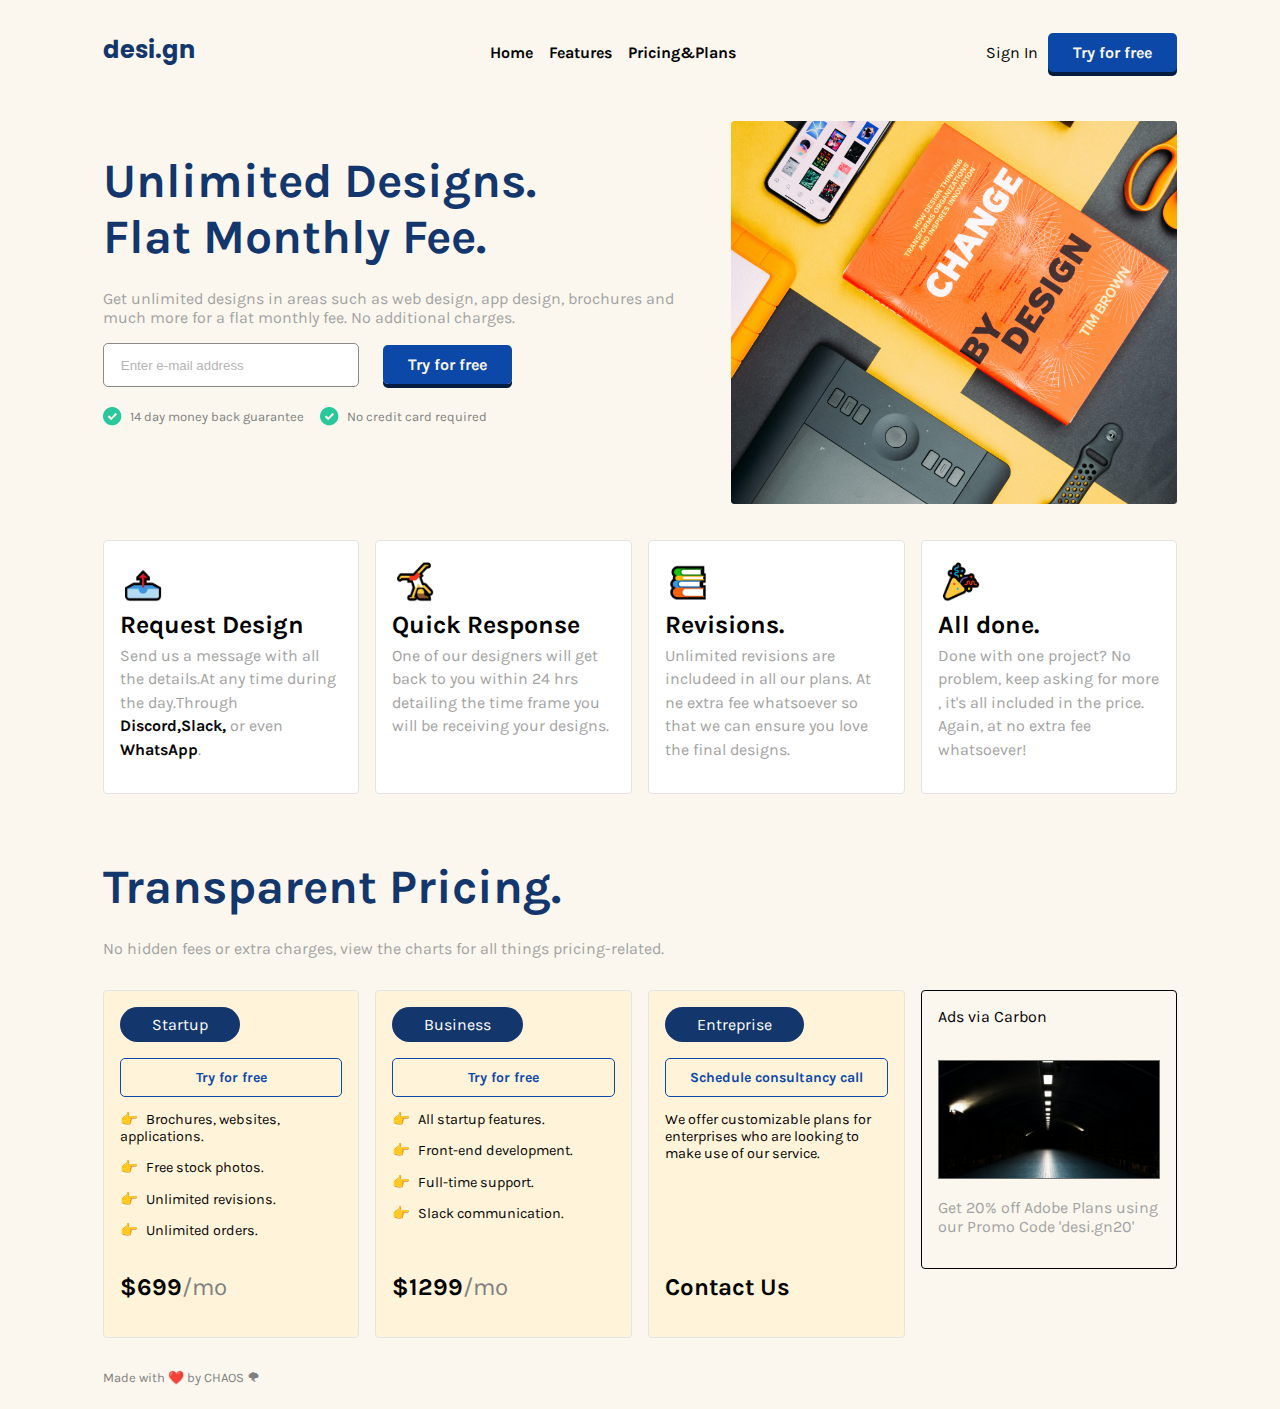
<file: index.html>
<!DOCTYPE html>
<html>

<head>
  <meta charset="UTF-8" />
  <meta http-equiv="X-UA-Compatible" content="IE=edge" />
  <meta name="viewport" content="width=device-width, initial-scale=1.0" />
  <link href="https://fonts.googleapis.com/css2?family=Poppins&display=swap" rel="stylesheet" />
  <link href="https://fonts.googleapis.com/css2?family=Karla:wght@400;700&display=swap" rel="stylesheet" />
  <link rel="stylesheet" href="asset/style.css" />
  <title>Landing page</title>
</head>

<body>
  <div class="container">
    <header>
      <nav>
        <a href="index.html">
          <h3 class="logo">desi.gn</h3>
        </a>
        <ul class="menu">
          <li><a href="#">Home</a></li>
          <li><a href="#">Features</a></li>
          <li><a href="#">Pricing&Plans</a></li>
        </ul>
        <div class="btns">
          <a href="#" class="Sign"> Sign In</a>
          <a href="#" class="try"> Try for free</a>
        </div>
      </nav>
    </header>
    <section>
      <div class="description">
        <div class="left-section" style="margin-left: 0">
          <h1 class="title">
            Unlimited Designs. <br />
            Flat Monthly Fee.
          </h1>
          <p class="para">
            Get unlimited designs in areas such as web design, app design, brochures and much more for a flat monthly
            fee. No additional charges.
          </p>
          <div class="input-email">
            <input class="email" type="text" name="email" id="" placeholder="Enter e-mail address" />
            <a href="" class="try">Try for free</a>
          </div>
          <div class="info">
            <div class="single-info">
              <img class="img-info" src="asset/Checkmark.png" alt="not found" />
              <span class="info-text">14 day money back guarantee</span>
            </div>
            <div class="single-info">
              <img class="img-info" src="asset/Checkmark.png" alt="not found" />
              <span class="info-text">No credit card required</span>
            </div>
          </div>
        </div>
        <div class="left-section">
          <img class="img-right" src="asset/BG Hero.png" alt="not found" />
        </div>
      </div>
    </section>
    <section>
      <div class="fiches">
        <div class="fiche">
          <img src="asset/📤.png" alt="not found" />
          <h1>Request Design</h1>
          <p>
            Send us a message with all the details.At any time during the day.Through <b>Discord,Slack,</b> or even
            <b>WhatsApp</b>.
          </p>
        </div>
        <div class="fiche">
          <img src="asset/🤸.png" alt="not found" />
          <h1>Quick Response</h1>
          <p>
            One of our designers will get back to you within 24 hrs detailing the time frame you will be receiving
            your designs.
          </p>
        </div>
        <div class="fiche">
          <img src="asset/📚.png" alt="not found" />
          <h1>Revisions.</h1>
          <p>
            Unlimited revisions are includeed in all our plans. At ne extra fee whatsoever so that we can ensure you
            love the final designs.
          </p>
        </div>
        <div class="fiche">
          <img src="asset/🎉.png" alt="not found" />
          <h1>All done.</h1>
          <p>
            Done with one project? No problem, keep asking for more , it's all included in the price. Again, at no
            extra fee whatsoever!
          </p>
        </div>
      </div>
    </section>
    <section>
      <h1 class="title">Transparent Pricing.</h1>
      <p class="grey">No hidden fees or extra charges, view the charts for all things pricing-related.</p>
      <div class="cards">
        <div class="card">
          <div class="card-contenu">
            <div class="status">Startup</div>
            <div class="try1">Try for free</div>
            <div class="info-price">
              <p><span class="emoji">👉</span>Brochures, websites, applications.</p>
              <p><span class="emoji">👉</span>Free stock photos.</p>
              <p><span class="emoji">👉</span>Unlimited revisions.</p>
              <p><span class="emoji">👉</span>Unlimited orders.</p>
            </div>
          </div>
          <h2>$699<span class="month">/mo</span></h2>
        </div>
        <div class="card">
          <div class="card-contenu">
            <div class="status">Business</div>
            <div class="try1">Try for free</div>
            <div class="info-price">
              <p><span class="emoji">👉</span>All startup features.</p>
              <p><span class="emoji">👉</span>Front-end development.</p>
              <p><span class="emoji">👉</span>Full-time support.</p>
              <p><span class="emoji">👉</span>Slack communication.</p>
            </div>
          </div>
          <h2>$1299<span class="month">/mo</span></h2>
        </div>
        <div class="card">
          <div class="card-contenu">
            <div class="status">Entreprise</div>
            <div class="try1">Schedule consultancy call</div>
            <div class="info-price">
              <p>We offer customizable plans for enterprises who are looking to make use of our service.</p>
            </div>
          </div>
          <h2><a href="contact.html"> Contact Us</a></h2>
        </div>
        <div class="card ads" style="background-color: #f0f8ff00">
          <p>Ads via Carbon</p>
          <img src="asset/ads.png" alt="" />
          <p class="grey">Get 20% off Adobe Plans using our Promo Code 'desi.gn20'</p>
        </div>
      </div>
    </section>
    <footer>Made with ❤️ by CHAOS 🌪</footer>
  </div>
</body>

</html>
</file>
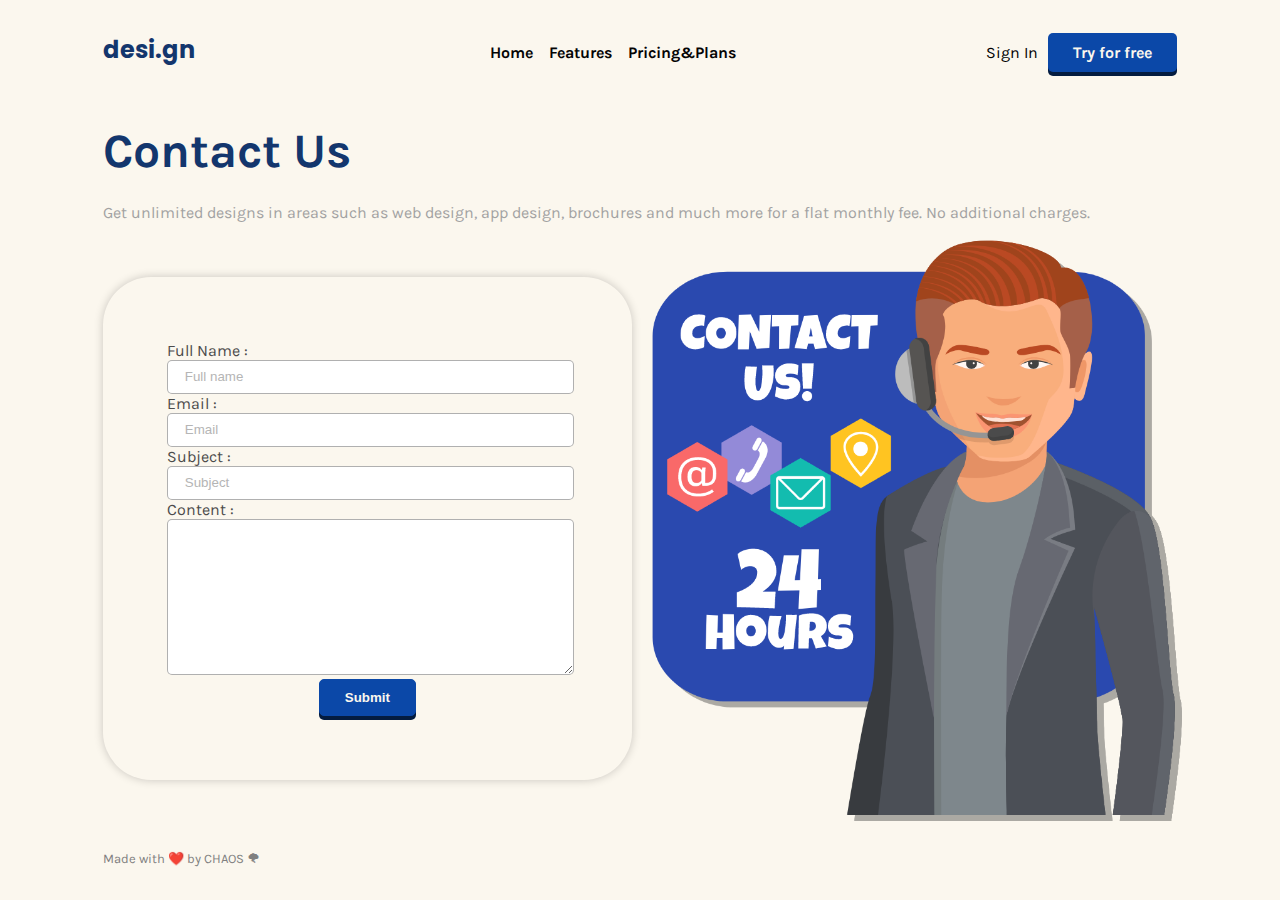
<file: contact.html>
<!DOCTYPE html>
<html>

<head>
  <meta charset="UTF-8" />
  <meta http-equiv="X-UA-Compatible" content="IE=edge" />
  <meta name="viewport" content="width=device-width, initial-scale=1.0" />
  <link href="https://fonts.googleapis.com/css2?family=Poppins&display=swap" rel="stylesheet" />
  <link href="https://fonts.googleapis.com/css2?family=Karla:wght@400;700&display=swap" rel="stylesheet" />
  <link rel="stylesheet" href="asset/style.css" />
  <title>Contact Us</title>
</head>

<body>
  <div class="container">
    <header>
      <nav>
        <a href="index.html">
          <h3 class="logo">desi.gn</h3>
        </a>
        <ul class="menu">
          <li><a href="#">Home</a></li>
          <li><a href="#">Features</a></li>
          <li><a href="#">Pricing&Plans</a></li>
        </ul>
        <div class="btns">
          <a href="#" class="Sign"> Sign In</a>
          <a href="#" class="try"> Try for free</a>
        </div>
      </nav>
    </header>
    <section>
      <div class="" style="margin-left: 0">
        <h1 class="title">Contact Us <br /></h1>
        <p class="para">
          Get unlimited designs in areas such as web design, app design, brochures and much more for a flat monthly
          fee. No additional charges.
        </p>
      </div>
      <div class="content">
        <div class="left-content">
          <div class="center">
            <form action="" method="post" class="main">
              <div class="input">
                <span class="label">Full Name :</span><br />
                <input class="contact" type="text" name="" placeholder="Full name" />
              </div>
              <div class="input">
                <span class="label">Email :</span><br />
                <input class="contact" type="text" name="" placeholder="Email" />
              </div>
              <div class="input">
                <span class="label">Subject :</span><br />
                <input class="contact" type="text" name="" placeholder="Subject" />
              </div>
              <div class="input">
                <span class="label">Content :</span><br />
                <textarea class="contact-textarea" name="" id="" cols="30" rows="10"></textarea>
              </div>
              <div style="display: flex; text-align: center; justify-content: center;">
                <input type="submit" value="Submit" class="submit">
              </div>
            </form>
          </div>
        </div>
        <div class="right-content contact-img">
          <img class="" src="asset/contact.png" />
        </div>
      </div>
    </section>
    <footer>Made with ❤️ by CHAOS 🌪</footer>
  </div>
</body>

</html>
</file>
<file: asset/style.css>
body {
    background-color: #FBF7EE;
    font-family: 'Karla', sans-serif;
}

a {
    text-decoration: none;
    color: #040404;
}

nav {
    display: flex;
    justify-content: space-between;
    flex-direction: row;
    align-items: baseline;
}

ul {
    list-style-type: none;
    display: flex;
    align-items: center;
}

li {
    padding-left: 16px;
}

footer {
    font-size: small;
    color: gray;
    padding: 2rem 0 1rem 0;
}

.container {
    width: 85%;
    height: auto;
    display: grid;
    margin-right: auto;
    margin-left: auto;
    box-sizing: border-box;
}

.logo {
    font-weight: bold;
    font-size: x-large;
    font-family: 'Poppins', sans-serif;
    color: #13366D;
}

.btns {
    display: flex;
}

.try {
    font-weight: bold;
    text-decoration: none;
    padding: 10px 25px;
    border-radius: 5px;
    background-color: #0B48A8;
    color: #FBF7EE;
    box-shadow: 0px 4px 0px 0px #041c40;
}

.menu {
    font-weight: bold;
    display: flex;
    align-items: center;
    justify-content: center;
    height: 100%;
}

.Sign {
    text-decoration: none;
    color: black;
    padding: 10px;
}

.title {
    color: #13366d;
    font-size: xxx-large;
    margin-bottom: 1.5rem;
}

.para {
    color: #a2a2a2;
}

.description {
    padding-top: 30px;
    display: flex;
    justify-content: space-between;
    flex-direction: row;
}

.info {
    padding-top: 20px;
    font-size: small;
    color: grey;
    display: flex;
}

.single-info {
    display: flex;
    justify-content: center;
    align-items: center;
}

.info-text {
    padding-right: 16px;
}

.email {
    height: 2.5rem !important;
    border-radius: 5px;
    border: 1px solid #8a8a8a;
    min-width: 250px;
    max-width: 100%;
    height: 30px;
    margin-right: 20px;
}

.email::placeholder {
    padding-left: 15px;
    color: #b5b5b5;
}

.img-info {
    padding-right: 8px;
}

.fiches {
    margin: 2rem 0;
    display: grid;
    grid-template-columns: repeat(4, minmax(0, 1fr));
    gap: 1rem;
}

.fiche {
    box-sizing: border-box;
    padding: 1rem;
    border: 1px solid rgb(228, 228, 228);
    border-radius: 4px;
    background-color: #FFFFFF;
    transition: 0.3s ease;

}

.fiche:hover {
    transition: 0.3s ease;
    transform: scale(1.11);
    box-shadow: 0px 0px 10px 0px #0000004d;
    background-color: rgb(255, 255, 255);
}

.fiche img {
    width: 45px;
    height: 45px;
    padding-left: 1px;
}

.fiche p {
    line-height: 147%;
    color: #A2A2A2;
}

.grey {
    color: #A2A2A2;
}

.fiche p b {
    color: #070707;
}

.fiche h1 {
    font-size: 25px;
    line-height: 18%;
}

.cards {
    margin-top: 2rem;
    display: grid;
    grid-template-columns: repeat(4, minmax(0, 1fr));
    gap: 1rem;
}

.card {
    display: flex;
    flex-direction: column;
    justify-content: space-between;
    padding: 1rem;
    box-sizing: border-box;
    border: 1px solid rgb(228, 228, 228);
    border-radius: 4px;
    background-color: #FFF3D9;
}

.card-contenu {
    display: flex;
    flex-direction: column;
    justify-content: space-between;
}

.status {
    width: fit-content;
    padding: .5rem 2rem;
    margin-bottom: 1rem;
    background-color: #13366D;
    color: white;
    text-align: center;
    border-radius: 30px;
}

.emoji {
    margin-right: .5rem;
}

.month {
    font-weight: normal;
    color: gray;
}

.info-price {
    font-size: 0.9rem;
    color: #040404;
}

.info-price p:hover {
    font-weight: bold;
}

.try1 {
    font-size: 14px;
    font-weight: bold;
    text-decoration: none;
    padding-top: 10px;
    padding-bottom: 10px;
    text-align: center;
    border-radius: 5px;
    border: 1px solid #0B48A8;
    color: #0B48A8;
}

.try1:hover {
    font-size: 14px;
    font-weight: bold;
    text-decoration: none;
    padding-top: 10px;
    padding-bottom: 10px;
    text-align: center;
    border-radius: 5px;
    background-color: #0B48A8;
    color: #FBF7EE;
    box-shadow: 0px 4px 0px 0px #041c40;
}

.card img {
    width: 100%;

}

.left-section {
    box-sizing: border-box;
    margin-left: 2rem;
}

.content {
    display: grid;
    grid-template-columns: repeat(2, minmax(0, 1fr));
    gap: 1rem;
}

.left-content {
    box-sizing: border-box;
    margin-top: 2.4rem;
}

.right-content {
    box-sizing: border-box;
}


.contact {
    height: 2.5rem;
    border-radius: 5px;
    border: 1px solid #8a8a8aad;
    width: inherit;
    height: 30px;
    margin-right: 20px;
}

.label {
    color: #4B4B4B;
}

.contact-textarea {
    border-radius: 5px;
    border: 1px solid #8a8a8aad;
    width: inherit;
    margin-right: 20px;
}

.contact::placeholder {
    padding-left: 15px;
    color: #b5b5b5;
}

.form {
    padding-top: 30px;
    display: flex;
    flex-direction: row;
    justify-content: center;
}

.input {
    width: 100%;
}

.main {
    box-shadow: 0px 0px 10px 0px rgb(0 0 0 / 20%);
    padding: 4rem;
    border-radius: 3rem;
}

.contact-img img {
    width: 100%;
    -webkit-filter: drop-shadow(7px 6px 0px #2222225d);
    filter: drop-shadow(7px 6px 0px #2222225d);

}

.submit {
    font-weight: bold;
    text-decoration: none;
    border: 1px solid #0B48A8;
    padding: 10px 25px;
    border-radius: 5px;
    background-color: #0B48A8;
    color: #FBF7EE;
    box-shadow: 0px 4px 0px 0px #041c40;
}

.img-right {
    width: 100%;
}

.ads {
    height: 80%;
    border: 1px solid black;
}

.ads p {
    margin-top: 0;
}

@media screen and (max-width: 1129px) {
    .container {
        width: 95%;
    }

    .description {
        flex-direction: column;
    }

    .left-section {
        text-align: center;
        margin-left: 0;

    }

    .info {
        justify-content: center;
        margin-right: auto;
        margin-left: auto;
        padding-bottom: 2rem;
    }

    .img-right {
        width: 100%;
        max-width: none;
    }

    .card {
        flex-direction: column;
        width: 100%;
        margin-bottom: 1rem;
    }



    .fiches {
        grid-template-columns: repeat(2, minmax(0, 1fr));
    }

    .cards {
        grid-template-columns: repeat(2, minmax(0, 1fr));
    }

    .ads {
        height: auto;
    }

    .content {
        grid-template-columns: minmax(0, 1fr);
    }

    .contact-img {
        display: none;
    }

}

@media screen and (max-width: 790px) {
    .title {
        font-size: 2rem;
    }

    nav {
        align-items: center;
        flex-direction: column;
    }

    ul {
        list-style-type: none;
        display: unset;
        align-items: center;
    }

    .fiches {
        grid-template-columns: minmax(0, 1fr);
    }

    .cards {
        grid-template-columns: repeat(1, minmax(0, 1fr));
    }

    .ads {
        height: auto;
    }

    .content {
        grid-template-columns: minmax(0, 1fr);
    }

    .contact-img {
        display: none;
    }
}

@media screen and (max-width: 600px) {

    .menu {
        flex-direction: column;
        padding-left: 0;
    }

    .input-email {
        display: flex;
        flex-direction: column;

    }

    .email {
        margin-right: 0;
        margin-bottom: 1rem;
    }

    .ads {
        height: auto;
    }

    .content {
        grid-template-columns: minmax(0, 1fr);
    }

    .contact-img {
        display: none;
    }

}
</file>
